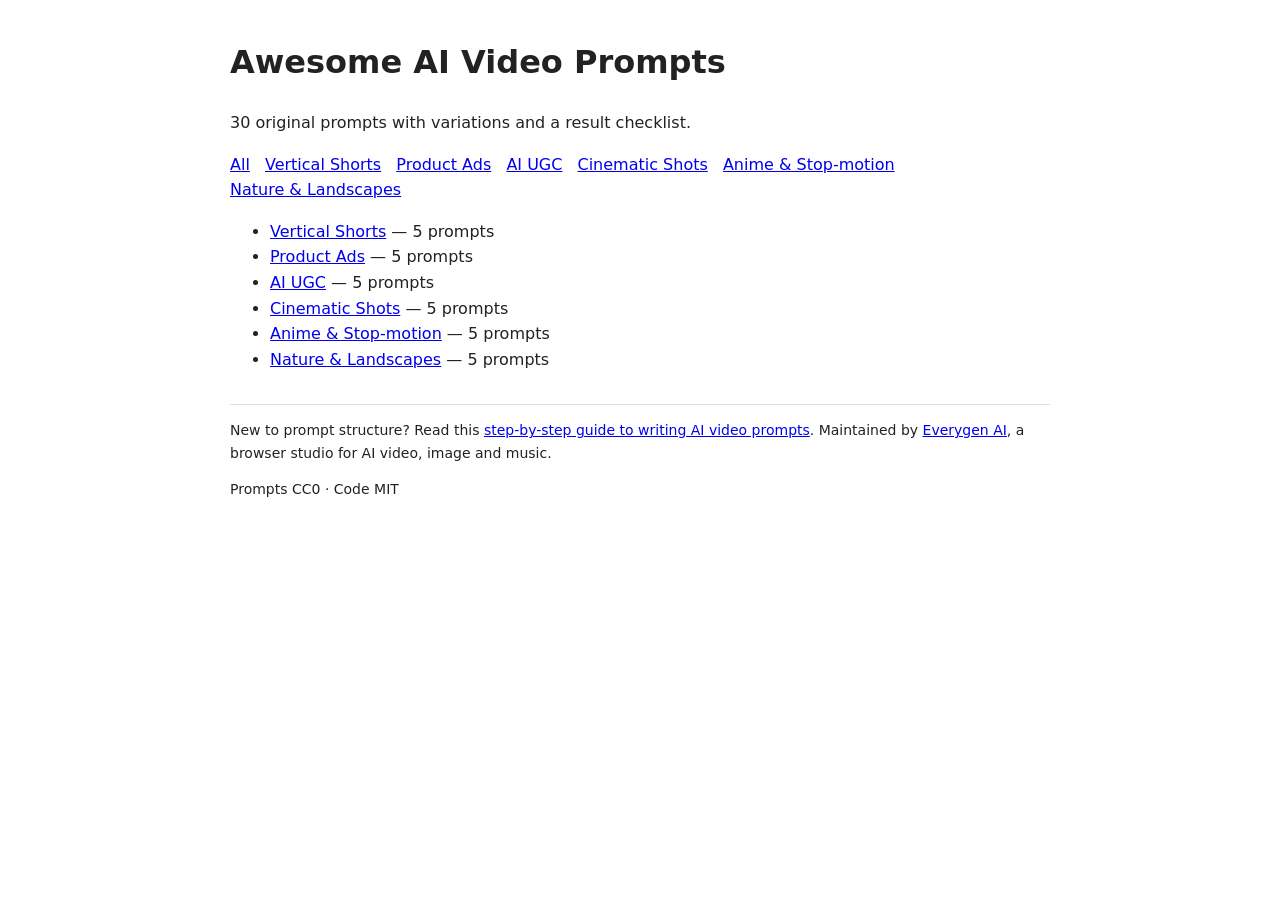
<file: site/index.html>
<!doctype html><html lang="en"><head><meta charset="utf-8"><meta name="viewport" content="width=device-width,initial-scale=1"><title>Awesome AI Video Prompts – 30 original prompts with result checks</title><meta name="description" content="Original, CC0 AI video prompts for shorts, product ads, UGC, cinematic shots, anime and landscapes, each with variations and a result checklist."><link rel="stylesheet" href="style.css"></head><body><main><h1>Awesome AI Video Prompts</h1><p>30 original prompts with variations and a result checklist.</p><nav><a href="index.html">All</a> <a href="vertical-shorts.html">Vertical Shorts</a> <a href="product-ads.html">Product Ads</a> <a href="ai-ugc.html">AI UGC</a> <a href="cinematic-shots.html">Cinematic Shots</a> <a href="anime-stopmotion.html">Anime &amp; Stop-motion</a> <a href="nature-landscapes.html">Nature &amp; Landscapes</a></nav><ul><li><a href="vertical-shorts.html">Vertical Shorts</a> — 5 prompts</li><li><a href="product-ads.html">Product Ads</a> — 5 prompts</li><li><a href="ai-ugc.html">AI UGC</a> — 5 prompts</li><li><a href="cinematic-shots.html">Cinematic Shots</a> — 5 prompts</li><li><a href="anime-stopmotion.html">Anime &amp; Stop-motion</a> — 5 prompts</li><li><a href="nature-landscapes.html">Nature &amp; Landscapes</a> — 5 prompts</li></ul><footer><p>New to prompt structure? Read this <a href="https://everygenai.io/guides/video-prompt-guide">step-by-step guide to writing AI video prompts</a>. Maintained by <a href="https://everygenai.io/">Everygen AI</a>, a browser studio for AI video, image and music.</p><p>Prompts CC0 · Code MIT</p></footer></main></body></html>
</file>
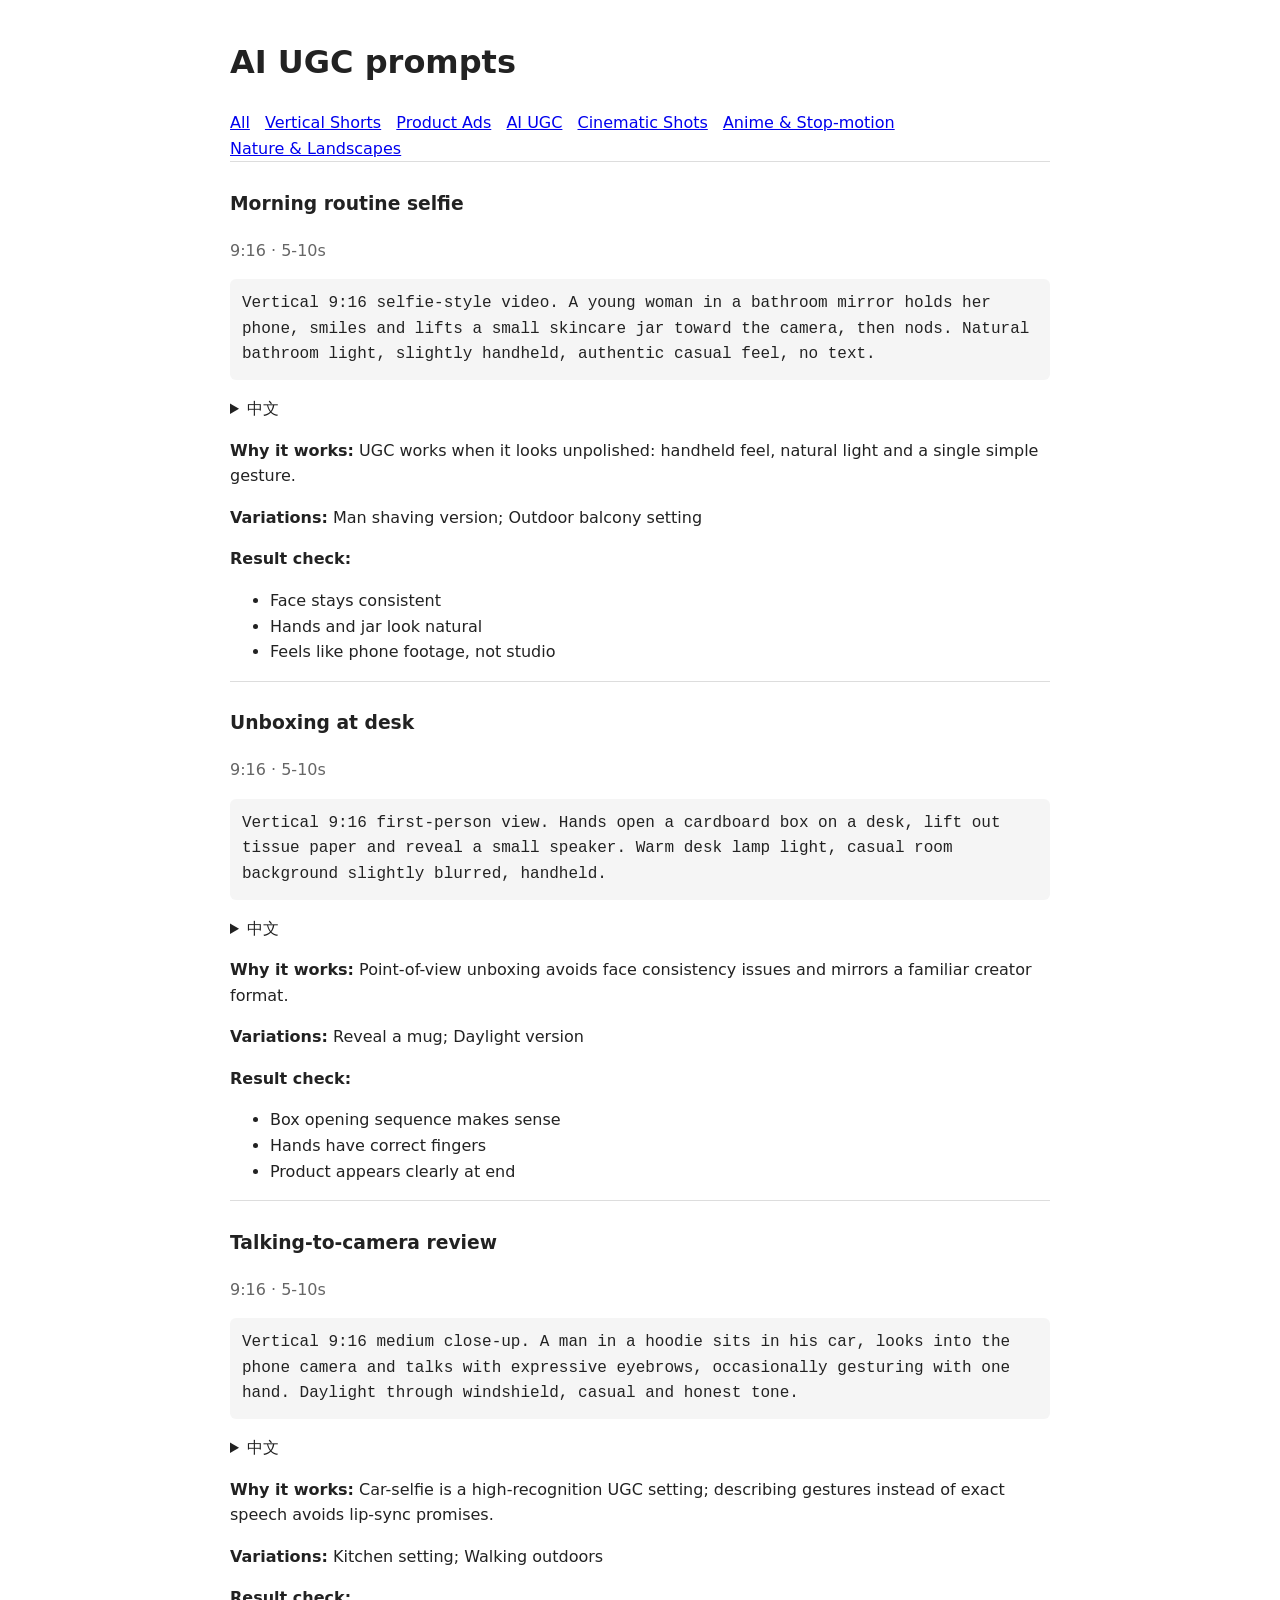
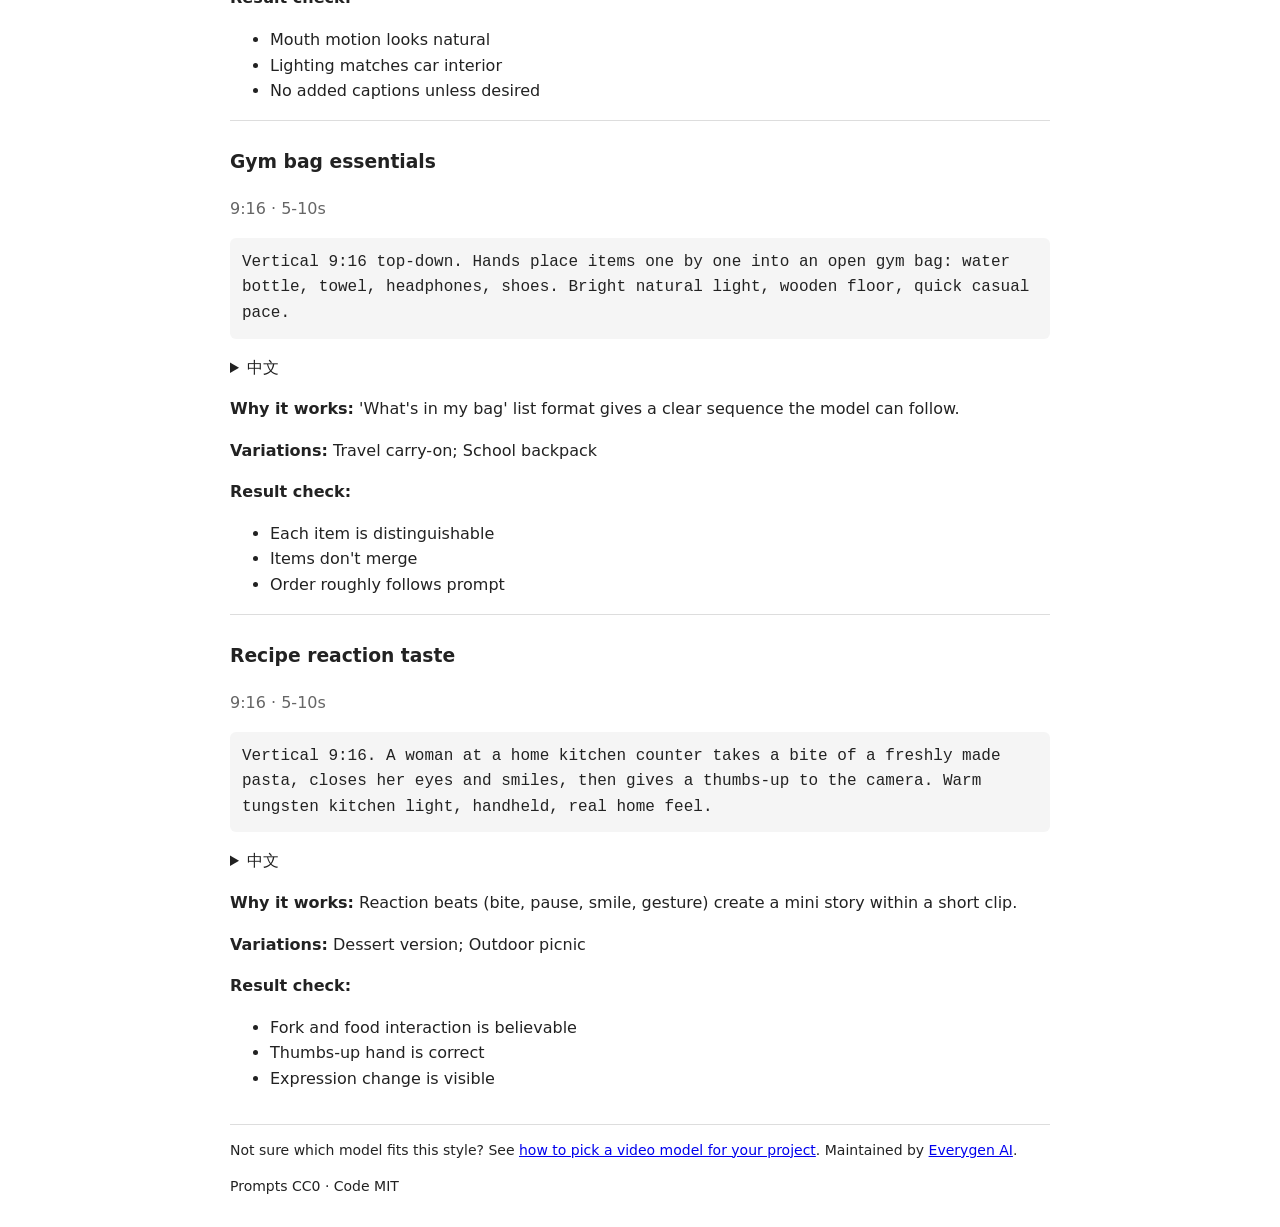
<file: site/ai-ugc.html>
<!doctype html><html lang="en"><head><meta charset="utf-8"><meta name="viewport" content="width=device-width,initial-scale=1"><title>AI UGC AI Video Prompts – Awesome AI Video Prompts</title><meta name="description" content="5 original ai ugc prompts for AI video models, with variations and result checks."><link rel="stylesheet" href="style.css"></head><body><main><h1>AI UGC prompts</h1><nav><a href="index.html">All</a> <a href="vertical-shorts.html">Vertical Shorts</a> <a href="product-ads.html">Product Ads</a> <a href="ai-ugc.html">AI UGC</a> <a href="cinematic-shots.html">Cinematic Shots</a> <a href="anime-stopmotion.html">Anime &amp; Stop-motion</a> <a href="nature-landscapes.html">Nature &amp; Landscapes</a></nav><article id="ai-ugc-01"><h3>Morning routine selfie</h3><p class="meta">9:16 · 5-10s</p><pre>Vertical 9:16 selfie-style video. A young woman in a bathroom mirror holds her phone, smiles and lifts a small skincare jar toward the camera, then nods. Natural bathroom light, slightly handheld, authentic casual feel, no text.</pre><details><summary>中文</summary><pre>竖屏 9:16 自拍风格。年轻女性在浴室镜前举着手机，微笑并把一小罐护肤品举向镜头，然后点头。自然的浴室光线，轻微手持晃动，真实随意的感觉，无文字。</pre></details><p><b>Why it works:</b> UGC works when it looks unpolished: handheld feel, natural light and a single simple gesture.</p><p><b>Variations:</b> Man shaving version; Outdoor balcony setting</p><p><b>Result check:</b></p><ul><li>Face stays consistent</li><li>Hands and jar look natural</li><li>Feels like phone footage, not studio</li></ul></article><article id="ai-ugc-02"><h3>Unboxing at desk</h3><p class="meta">9:16 · 5-10s</p><pre>Vertical 9:16 first-person view. Hands open a cardboard box on a desk, lift out tissue paper and reveal a small speaker. Warm desk lamp light, casual room background slightly blurred, handheld.</pre><details><summary>中文</summary><pre>竖屏 9:16 第一人称视角。双手在桌上打开纸箱，拿起包装纸，露出一个小音箱。温暖台灯光，随意的房间背景轻微虚化，手持拍摄。</pre></details><p><b>Why it works:</b> Point-of-view unboxing avoids face consistency issues and mirrors a familiar creator format.</p><p><b>Variations:</b> Reveal a mug; Daylight version</p><p><b>Result check:</b></p><ul><li>Box opening sequence makes sense</li><li>Hands have correct fingers</li><li>Product appears clearly at end</li></ul></article><article id="ai-ugc-03"><h3>Talking-to-camera review</h3><p class="meta">9:16 · 5-10s</p><pre>Vertical 9:16 medium close-up. A man in a hoodie sits in his car, looks into the phone camera and talks with expressive eyebrows, occasionally gesturing with one hand. Daylight through windshield, casual and honest tone.</pre><details><summary>中文</summary><pre>竖屏 9:16 中近景。穿连帽衫的男人坐在车里，看着手机镜头说话，眉毛表情丰富，偶尔用一只手比划。日光透过挡风玻璃，随意真诚的语气。</pre></details><p><b>Why it works:</b> Car-selfie is a high-recognition UGC setting; describing gestures instead of exact speech avoids lip-sync promises.</p><p><b>Variations:</b> Kitchen setting; Walking outdoors</p><p><b>Result check:</b></p><ul><li>Mouth motion looks natural</li><li>Lighting matches car interior</li><li>No added captions unless desired</li></ul></article><article id="ai-ugc-04"><h3>Gym bag essentials</h3><p class="meta">9:16 · 5-10s</p><pre>Vertical 9:16 top-down. Hands place items one by one into an open gym bag: water bottle, towel, headphones, shoes. Bright natural light, wooden floor, quick casual pace.</pre><details><summary>中文</summary><pre>竖屏 9:16 俯拍。双手把物品逐一放进打开的健身包：水瓶、毛巾、耳机、鞋子。明亮自然光，木地板，节奏轻快随意。</pre></details><p><b>Why it works:</b> 'What's in my bag' list format gives a clear sequence the model can follow.</p><p><b>Variations:</b> Travel carry-on; School backpack</p><p><b>Result check:</b></p><ul><li>Each item is distinguishable</li><li>Items don't merge</li><li>Order roughly follows prompt</li></ul></article><article id="ai-ugc-05"><h3>Recipe reaction taste</h3><p class="meta">9:16 · 5-10s</p><pre>Vertical 9:16. A woman at a home kitchen counter takes a bite of a freshly made pasta, closes her eyes and smiles, then gives a thumbs-up to the camera. Warm tungsten kitchen light, handheld, real home feel.</pre><details><summary>中文</summary><pre>竖屏 9:16。女性在家里厨房台面前尝一口刚做好的意面，闭眼微笑，然后对镜头竖起大拇指。温暖的钨丝灯厨房光，手持拍摄，真实居家感。</pre></details><p><b>Why it works:</b> Reaction beats (bite, pause, smile, gesture) create a mini story within a short clip.</p><p><b>Variations:</b> Dessert version; Outdoor picnic</p><p><b>Result check:</b></p><ul><li>Fork and food interaction is believable</li><li>Thumbs-up hand is correct</li><li>Expression change is visible</li></ul></article><footer><p>Not sure which model fits this style? See <a href="https://everygenai.io/guides/choose-a-model">how to pick a video model for your project</a>. Maintained by <a href="https://everygenai.io/">Everygen AI</a>.</p><p>Prompts CC0 · Code MIT</p></footer></main></body></html>
</file>
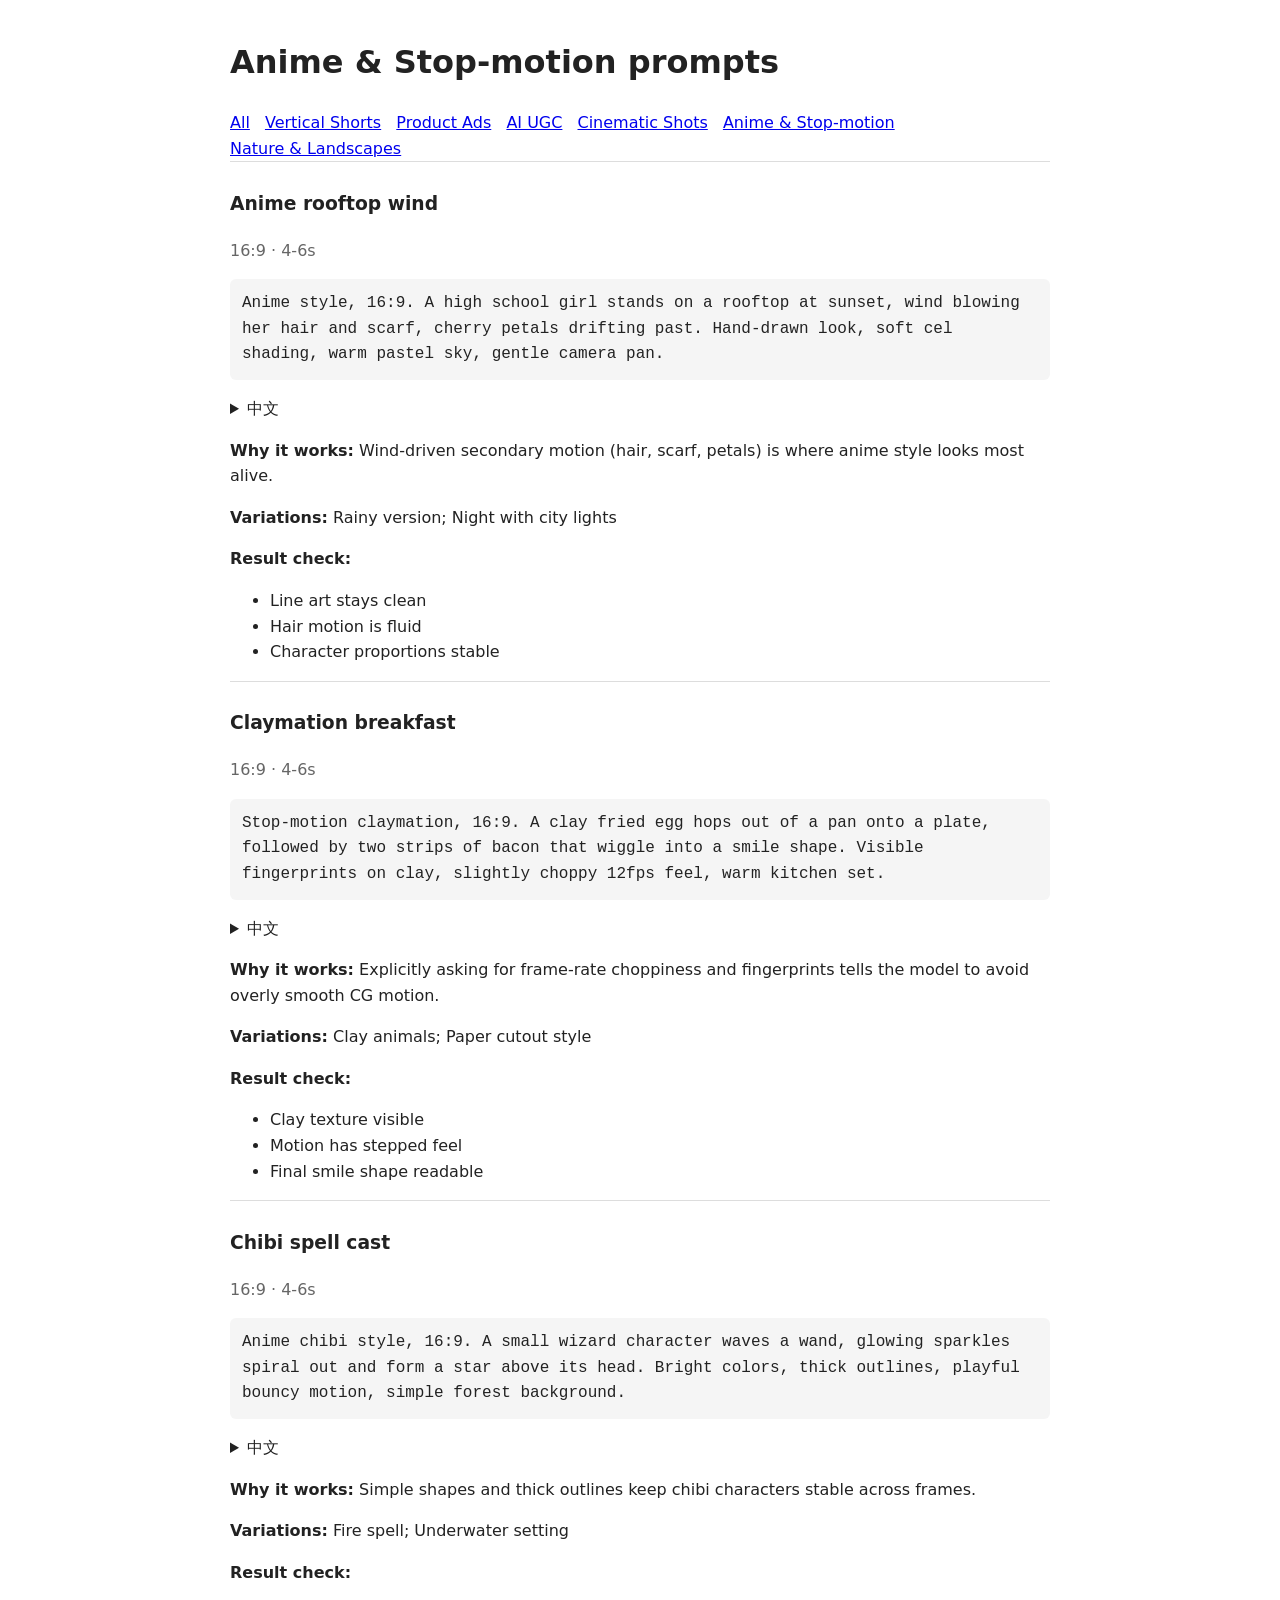
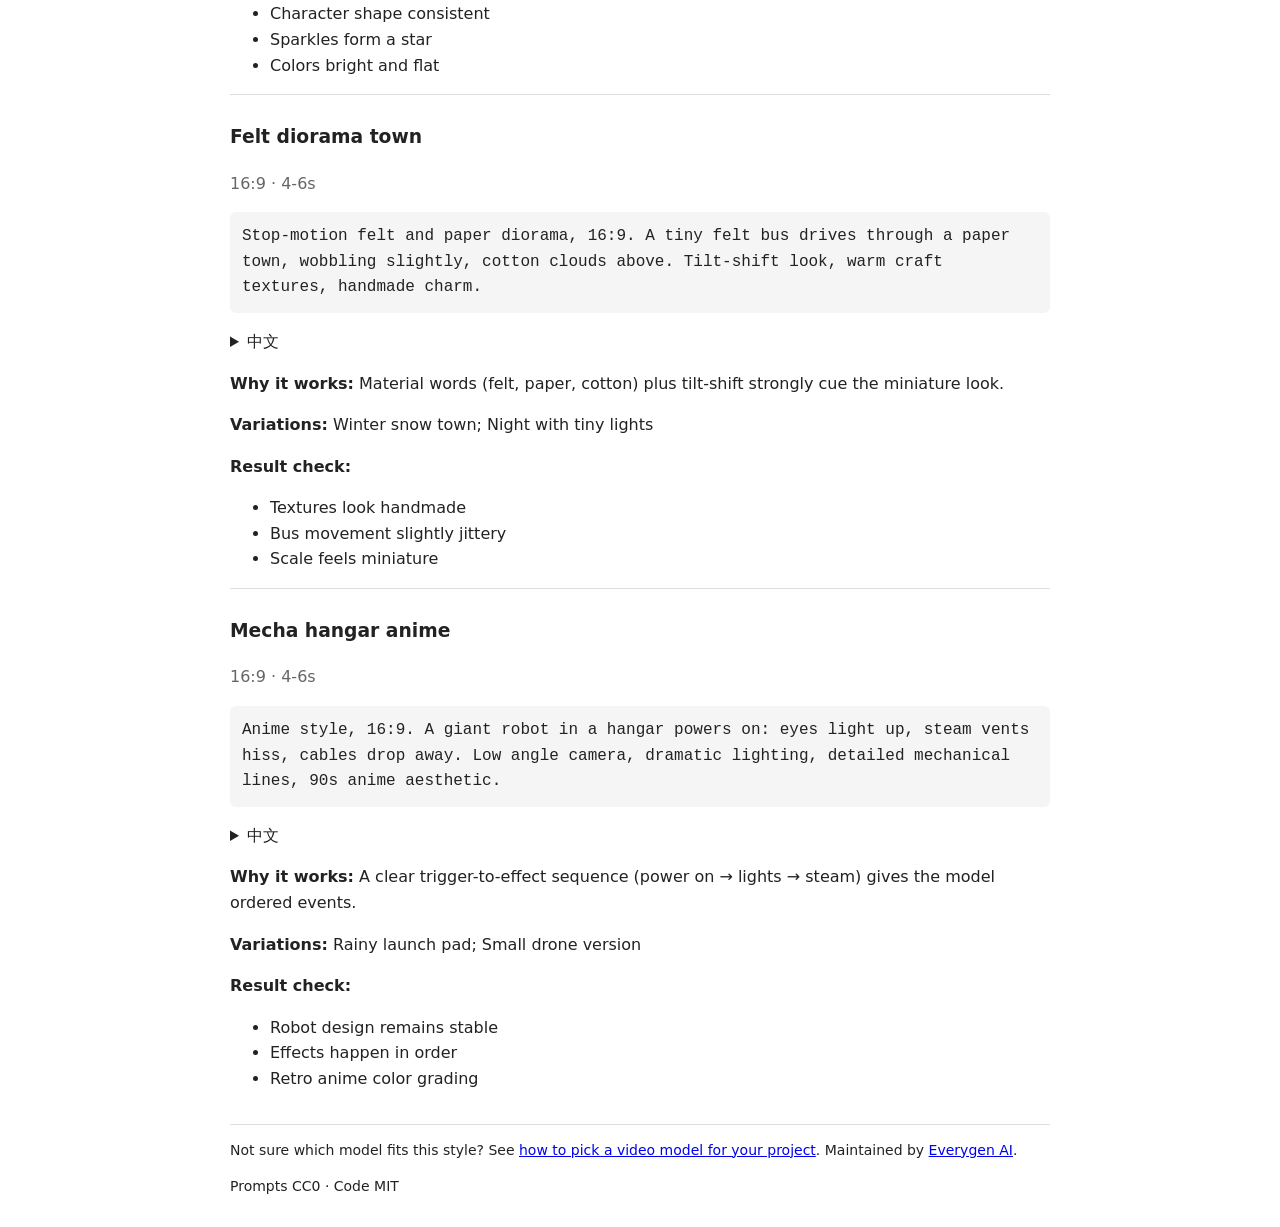
<file: site/anime-stopmotion.html>
<!doctype html><html lang="en"><head><meta charset="utf-8"><meta name="viewport" content="width=device-width,initial-scale=1"><title>Anime &amp; Stop-motion AI Video Prompts – Awesome AI Video Prompts</title><meta name="description" content="5 original anime &amp; stop-motion prompts for AI video models, with variations and result checks."><link rel="stylesheet" href="style.css"></head><body><main><h1>Anime &amp; Stop-motion prompts</h1><nav><a href="index.html">All</a> <a href="vertical-shorts.html">Vertical Shorts</a> <a href="product-ads.html">Product Ads</a> <a href="ai-ugc.html">AI UGC</a> <a href="cinematic-shots.html">Cinematic Shots</a> <a href="anime-stopmotion.html">Anime &amp; Stop-motion</a> <a href="nature-landscapes.html">Nature &amp; Landscapes</a></nav><article id="anime-stopmotion-01"><h3>Anime rooftop wind</h3><p class="meta">16:9 · 4-6s</p><pre>Anime style, 16:9. A high school girl stands on a rooftop at sunset, wind blowing her hair and scarf, cherry petals drifting past. Hand-drawn look, soft cel shading, warm pastel sky, gentle camera pan.</pre><details><summary>中文</summary><pre>日系动画风格，16:9。高中女生站在日落时的天台上，风吹动她的头发和围巾，樱花瓣飘过。手绘质感，柔和赛璐璐着色，暖色粉彩天空，镜头轻柔平移。</pre></details><p><b>Why it works:</b> Wind-driven secondary motion (hair, scarf, petals) is where anime style looks most alive.</p><p><b>Variations:</b> Rainy version; Night with city lights</p><p><b>Result check:</b></p><ul><li>Line art stays clean</li><li>Hair motion is fluid</li><li>Character proportions stable</li></ul></article><article id="anime-stopmotion-02"><h3>Claymation breakfast</h3><p class="meta">16:9 · 4-6s</p><pre>Stop-motion claymation, 16:9. A clay fried egg hops out of a pan onto a plate, followed by two strips of bacon that wiggle into a smile shape. Visible fingerprints on clay, slightly choppy 12fps feel, warm kitchen set.</pre><details><summary>中文</summary><pre>黏土定格动画，16:9。黏土荷包蛋从锅里跳到盘子上，两条培根扭动着排成笑脸。黏土上可见指纹，略带卡顿的 12fps 感，温暖的厨房布景。</pre></details><p><b>Why it works:</b> Explicitly asking for frame-rate choppiness and fingerprints tells the model to avoid overly smooth CG motion.</p><p><b>Variations:</b> Clay animals; Paper cutout style</p><p><b>Result check:</b></p><ul><li>Clay texture visible</li><li>Motion has stepped feel</li><li>Final smile shape readable</li></ul></article><article id="anime-stopmotion-03"><h3>Chibi spell cast</h3><p class="meta">16:9 · 4-6s</p><pre>Anime chibi style, 16:9. A small wizard character waves a wand, glowing sparkles spiral out and form a star above its head. Bright colors, thick outlines, playful bouncy motion, simple forest background.</pre><details><summary>中文</summary><pre>Q版动画风格，16:9。小巫师角色挥动魔杖，发光的星光螺旋飞出，在头顶形成一颗星星。明亮色彩，粗轮廓线，俏皮弹跳的动作，简单的森林背景。</pre></details><p><b>Why it works:</b> Simple shapes and thick outlines keep chibi characters stable across frames.</p><p><b>Variations:</b> Fire spell; Underwater setting</p><p><b>Result check:</b></p><ul><li>Character shape consistent</li><li>Sparkles form a star</li><li>Colors bright and flat</li></ul></article><article id="anime-stopmotion-04"><h3>Felt diorama town</h3><p class="meta">16:9 · 4-6s</p><pre>Stop-motion felt and paper diorama, 16:9. A tiny felt bus drives through a paper town, wobbling slightly, cotton clouds above. Tilt-shift look, warm craft textures, handmade charm.</pre><details><summary>中文</summary><pre>毛毡与纸艺定格微缩场景，16:9。一辆小小的毛毡巴士驶过纸做的小镇，轻微晃动，上方是棉花云。移轴效果，温暖手工质感，手作魅力。</pre></details><p><b>Why it works:</b> Material words (felt, paper, cotton) plus tilt-shift strongly cue the miniature look.</p><p><b>Variations:</b> Winter snow town; Night with tiny lights</p><p><b>Result check:</b></p><ul><li>Textures look handmade</li><li>Bus movement slightly jittery</li><li>Scale feels miniature</li></ul></article><article id="anime-stopmotion-05"><h3>Mecha hangar anime</h3><p class="meta">16:9 · 4-6s</p><pre>Anime style, 16:9. A giant robot in a hangar powers on: eyes light up, steam vents hiss, cables drop away. Low angle camera, dramatic lighting, detailed mechanical lines, 90s anime aesthetic.</pre><details><summary>中文</summary><pre>日系动画风格，16:9。机库里的巨型机器人启动：眼睛亮起，排气口喷出蒸汽，线缆脱落。低角度镜头，戏剧化光照，细致的机械线条，90 年代动画美学。</pre></details><p><b>Why it works:</b> A clear trigger-to-effect sequence (power on → lights → steam) gives the model ordered events.</p><p><b>Variations:</b> Rainy launch pad; Small drone version</p><p><b>Result check:</b></p><ul><li>Robot design remains stable</li><li>Effects happen in order</li><li>Retro anime color grading</li></ul></article><footer><p>Not sure which model fits this style? See <a href="https://everygenai.io/guides/choose-a-model">how to pick a video model for your project</a>. Maintained by <a href="https://everygenai.io/">Everygen AI</a>.</p><p>Prompts CC0 · Code MIT</p></footer></main></body></html>
</file>
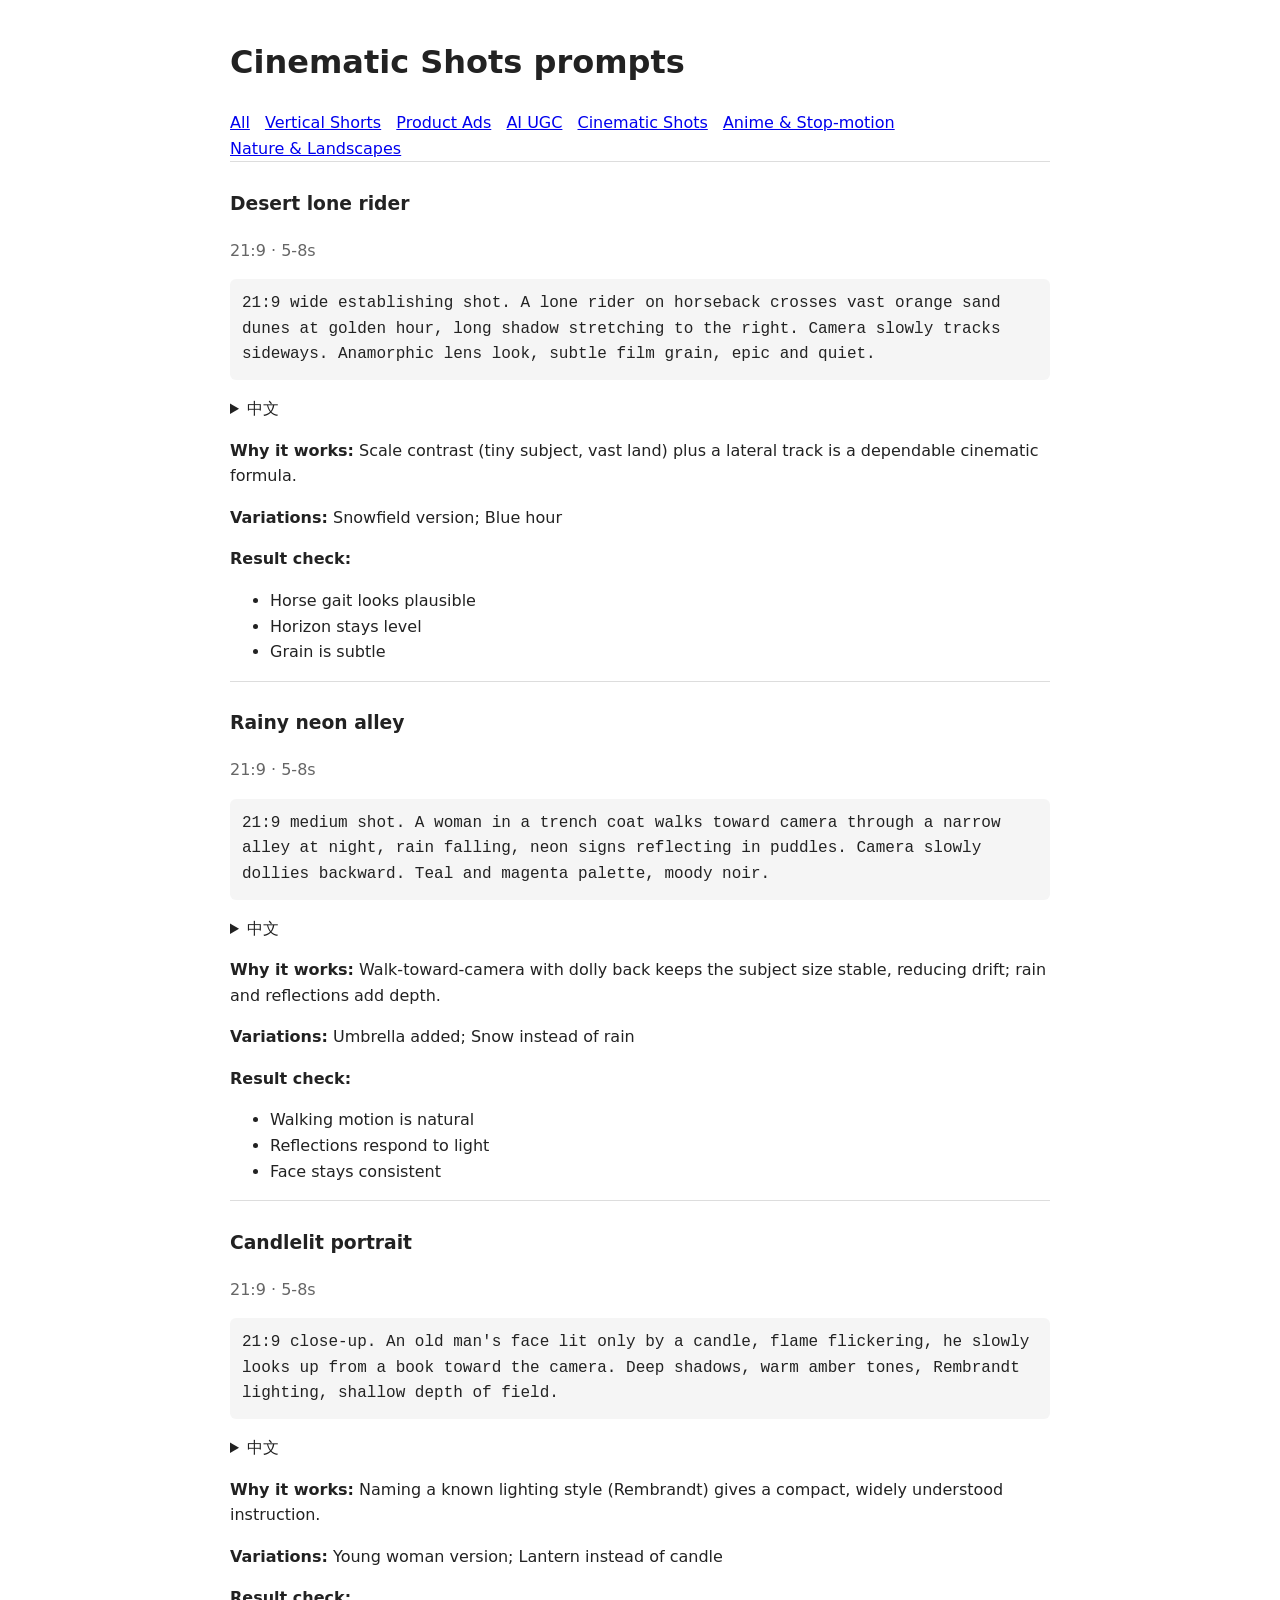
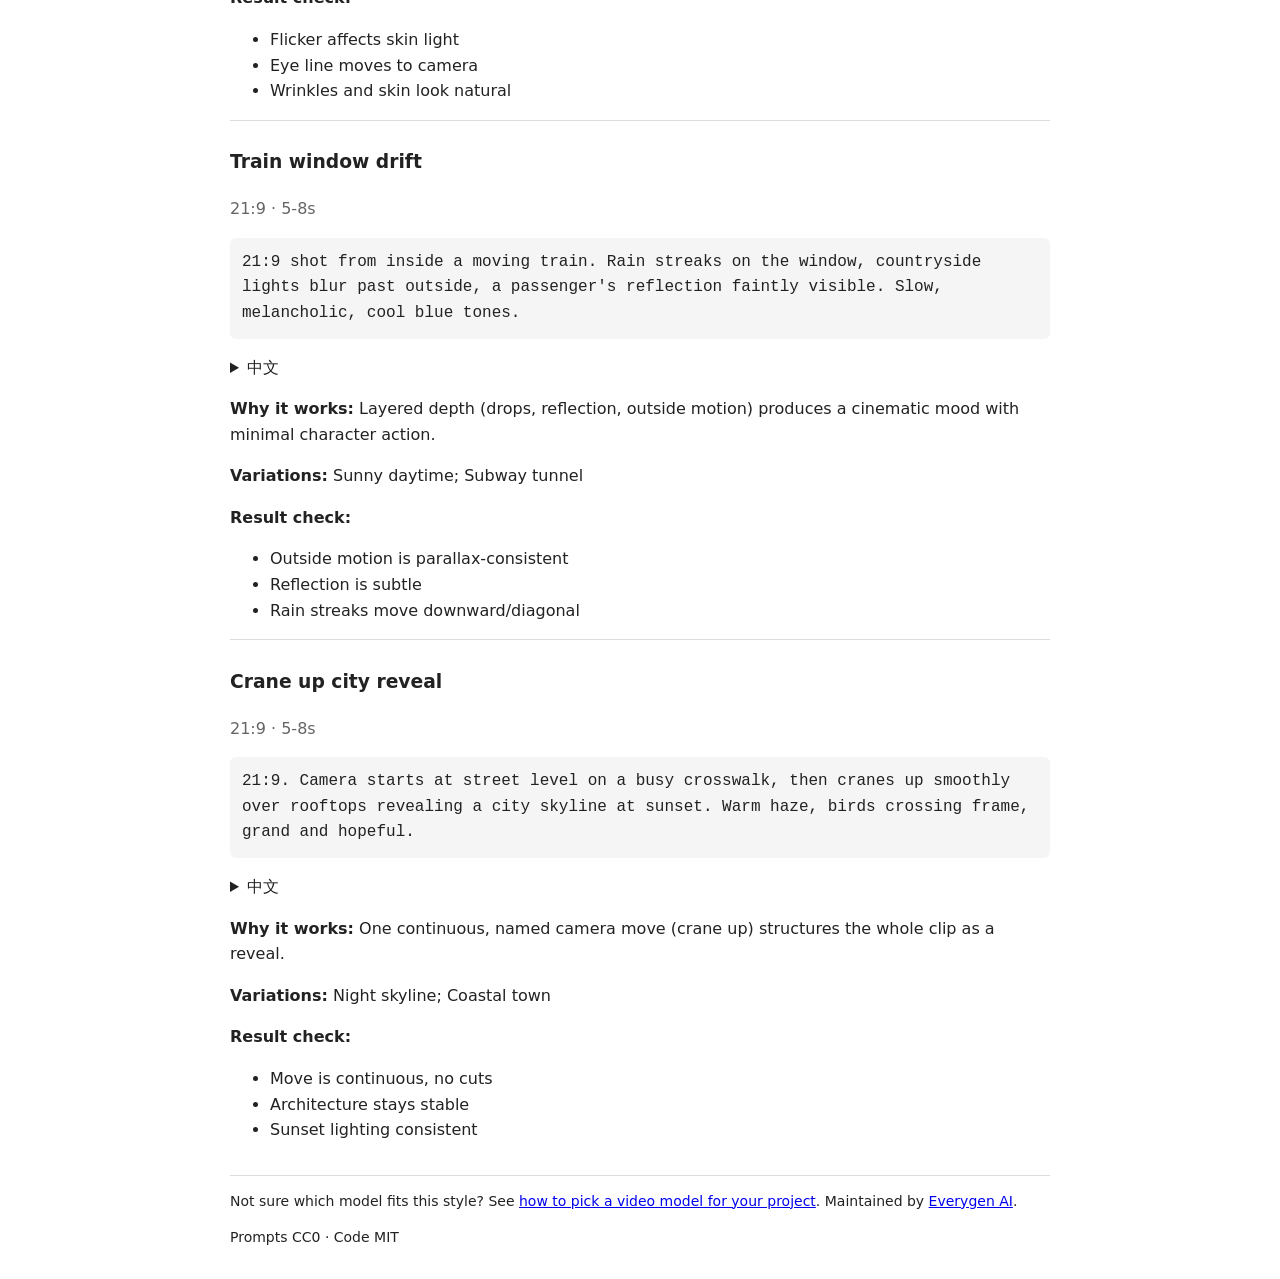
<file: site/cinematic-shots.html>
<!doctype html><html lang="en"><head><meta charset="utf-8"><meta name="viewport" content="width=device-width,initial-scale=1"><title>Cinematic Shots AI Video Prompts – Awesome AI Video Prompts</title><meta name="description" content="5 original cinematic shots prompts for AI video models, with variations and result checks."><link rel="stylesheet" href="style.css"></head><body><main><h1>Cinematic Shots prompts</h1><nav><a href="index.html">All</a> <a href="vertical-shorts.html">Vertical Shorts</a> <a href="product-ads.html">Product Ads</a> <a href="ai-ugc.html">AI UGC</a> <a href="cinematic-shots.html">Cinematic Shots</a> <a href="anime-stopmotion.html">Anime &amp; Stop-motion</a> <a href="nature-landscapes.html">Nature &amp; Landscapes</a></nav><article id="cinematic-shots-01"><h3>Desert lone rider</h3><p class="meta">21:9 · 5-8s</p><pre>21:9 wide establishing shot. A lone rider on horseback crosses vast orange sand dunes at golden hour, long shadow stretching to the right. Camera slowly tracks sideways. Anamorphic lens look, subtle film grain, epic and quiet.</pre><details><summary>中文</summary><pre>21:9 大全景建立镜头。孤独骑者在金色时刻穿越广阔的橙色沙丘，长长的影子向右延伸。镜头缓慢横移。变形宽银幕镜头质感，轻微胶片颗粒，壮阔而安静。</pre></details><p><b>Why it works:</b> Scale contrast (tiny subject, vast land) plus a lateral track is a dependable cinematic formula.</p><p><b>Variations:</b> Snowfield version; Blue hour</p><p><b>Result check:</b></p><ul><li>Horse gait looks plausible</li><li>Horizon stays level</li><li>Grain is subtle</li></ul></article><article id="cinematic-shots-02"><h3>Rainy neon alley</h3><p class="meta">21:9 · 5-8s</p><pre>21:9 medium shot. A woman in a trench coat walks toward camera through a narrow alley at night, rain falling, neon signs reflecting in puddles. Camera slowly dollies backward. Teal and magenta palette, moody noir.</pre><details><summary>中文</summary><pre>21:9 中景。穿风衣的女人在夜晚窄巷中朝镜头走来，雨水落下，霓虹招牌倒映在水洼里。镜头缓慢后移。青色与洋红色调，氛围感黑色电影。</pre></details><p><b>Why it works:</b> Walk-toward-camera with dolly back keeps the subject size stable, reducing drift; rain and reflections add depth.</p><p><b>Variations:</b> Umbrella added; Snow instead of rain</p><p><b>Result check:</b></p><ul><li>Walking motion is natural</li><li>Reflections respond to light</li><li>Face stays consistent</li></ul></article><article id="cinematic-shots-03"><h3>Candlelit portrait</h3><p class="meta">21:9 · 5-8s</p><pre>21:9 close-up. An old man's face lit only by a candle, flame flickering, he slowly looks up from a book toward the camera. Deep shadows, warm amber tones, Rembrandt lighting, shallow depth of field.</pre><details><summary>中文</summary><pre>21:9 特写。老人的脸只被烛光照亮，火焰摇曳，他从书上缓缓抬头看向镜头。深沉阴影，暖琥珀色调，伦勃朗光，浅景深。</pre></details><p><b>Why it works:</b> Naming a known lighting style (Rembrandt) gives a compact, widely understood instruction.</p><p><b>Variations:</b> Young woman version; Lantern instead of candle</p><p><b>Result check:</b></p><ul><li>Flicker affects skin light</li><li>Eye line moves to camera</li><li>Wrinkles and skin look natural</li></ul></article><article id="cinematic-shots-04"><h3>Train window drift</h3><p class="meta">21:9 · 5-8s</p><pre>21:9 shot from inside a moving train. Rain streaks on the window, countryside lights blur past outside, a passenger's reflection faintly visible. Slow, melancholic, cool blue tones.</pre><details><summary>中文</summary><pre>21:9 从行驶中的火车内拍摄。雨丝划过车窗，窗外乡村灯光模糊掠过，乘客的倒影隐约可见。缓慢、忧郁、冷蓝色调。</pre></details><p><b>Why it works:</b> Layered depth (drops, reflection, outside motion) produces a cinematic mood with minimal character action.</p><p><b>Variations:</b> Sunny daytime; Subway tunnel</p><p><b>Result check:</b></p><ul><li>Outside motion is parallax-consistent</li><li>Reflection is subtle</li><li>Rain streaks move downward/diagonal</li></ul></article><article id="cinematic-shots-05"><h3>Crane up city reveal</h3><p class="meta">21:9 · 5-8s</p><pre>21:9. Camera starts at street level on a busy crosswalk, then cranes up smoothly over rooftops revealing a city skyline at sunset. Warm haze, birds crossing frame, grand and hopeful.</pre><details><summary>中文</summary><pre>21:9。镜头从繁忙斑马线的街面开始，平稳升起越过屋顶，展现日落时的城市天际线。温暖薄雾，鸟群掠过画面，宏大而充满希望。</pre></details><p><b>Why it works:</b> One continuous, named camera move (crane up) structures the whole clip as a reveal.</p><p><b>Variations:</b> Night skyline; Coastal town</p><p><b>Result check:</b></p><ul><li>Move is continuous, no cuts</li><li>Architecture stays stable</li><li>Sunset lighting consistent</li></ul></article><footer><p>Not sure which model fits this style? See <a href="https://everygenai.io/guides/choose-a-model">how to pick a video model for your project</a>. Maintained by <a href="https://everygenai.io/">Everygen AI</a>.</p><p>Prompts CC0 · Code MIT</p></footer></main></body></html>
</file>
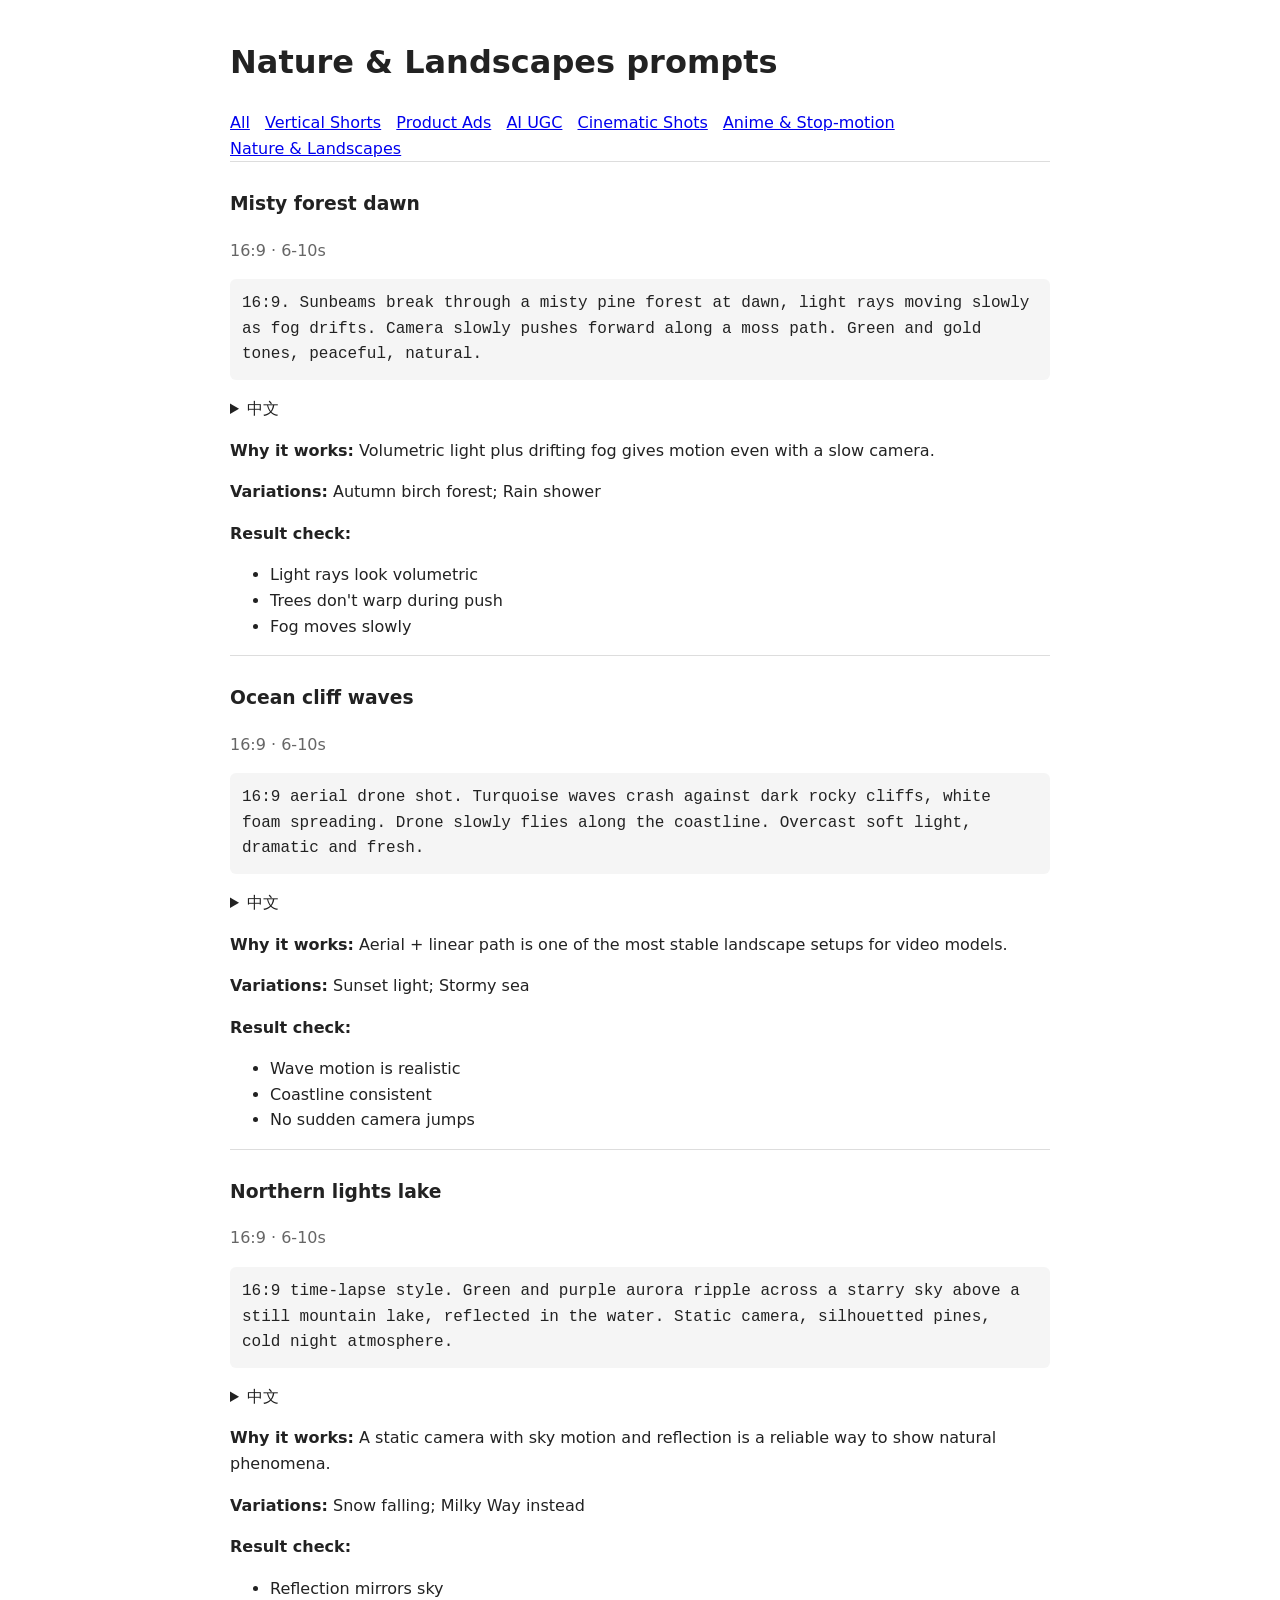
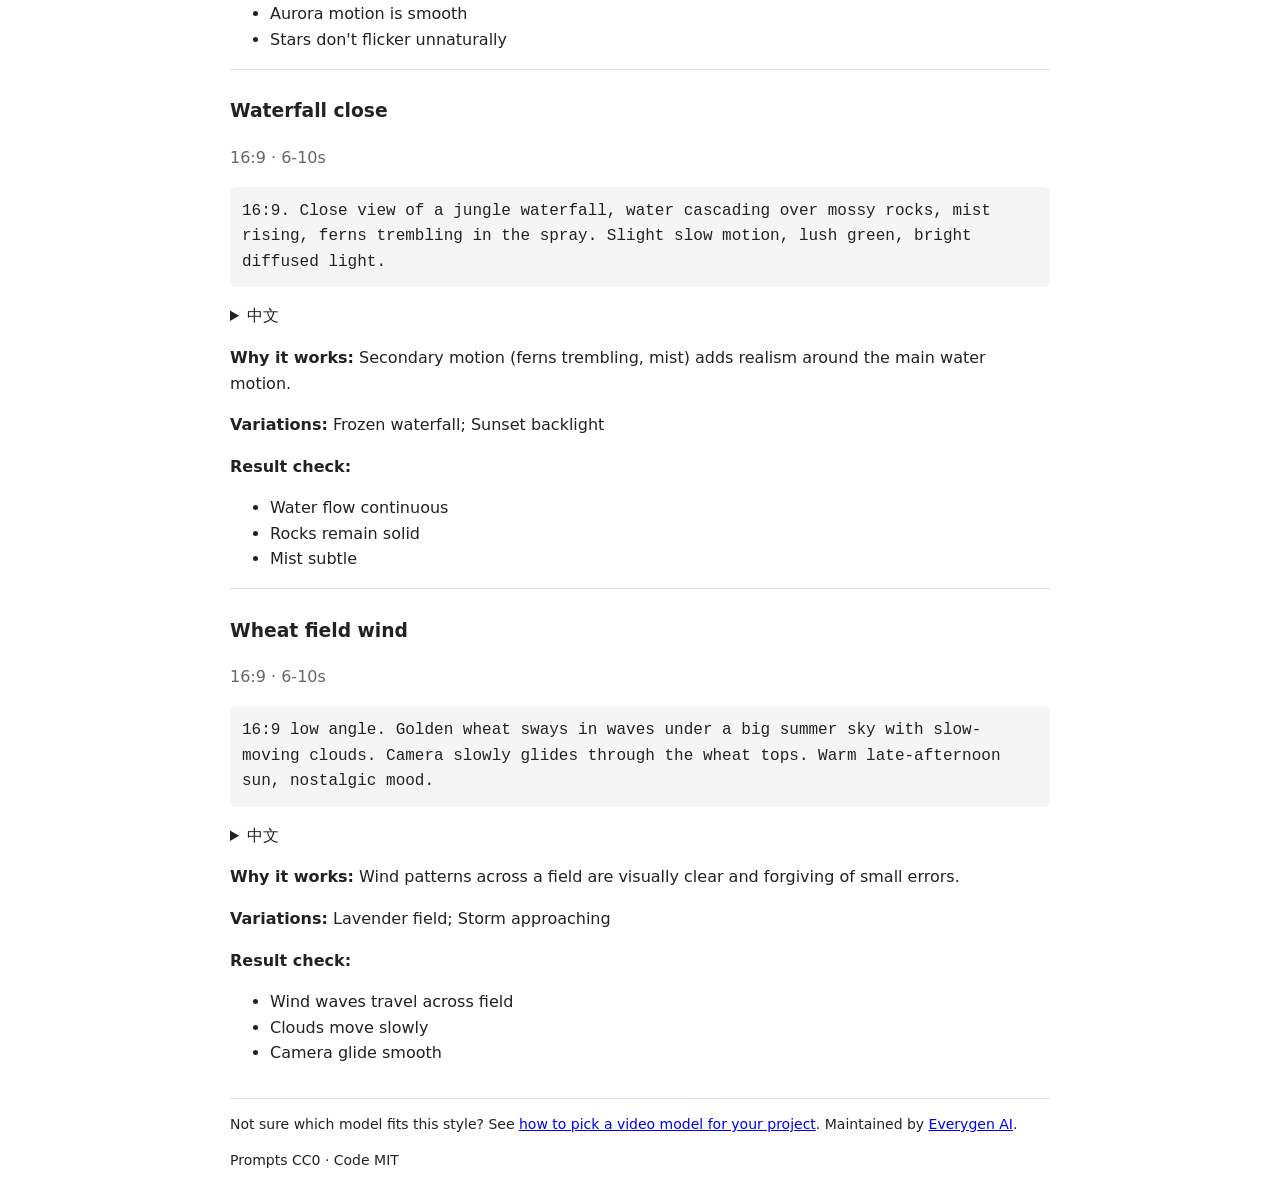
<file: site/nature-landscapes.html>
<!doctype html><html lang="en"><head><meta charset="utf-8"><meta name="viewport" content="width=device-width,initial-scale=1"><title>Nature &amp; Landscapes AI Video Prompts – Awesome AI Video Prompts</title><meta name="description" content="5 original nature &amp; landscapes prompts for AI video models, with variations and result checks."><link rel="stylesheet" href="style.css"></head><body><main><h1>Nature &amp; Landscapes prompts</h1><nav><a href="index.html">All</a> <a href="vertical-shorts.html">Vertical Shorts</a> <a href="product-ads.html">Product Ads</a> <a href="ai-ugc.html">AI UGC</a> <a href="cinematic-shots.html">Cinematic Shots</a> <a href="anime-stopmotion.html">Anime &amp; Stop-motion</a> <a href="nature-landscapes.html">Nature &amp; Landscapes</a></nav><article id="nature-landscapes-01"><h3>Misty forest dawn</h3><p class="meta">16:9 · 6-10s</p><pre>16:9. Sunbeams break through a misty pine forest at dawn, light rays moving slowly as fog drifts. Camera slowly pushes forward along a moss path. Green and gold tones, peaceful, natural.</pre><details><summary>中文</summary><pre>16:9。黎明时阳光穿透薄雾笼罩的松林，雾气飘动，光束缓慢移动。镜头沿着苔藓小路缓慢前推。绿色与金色调，宁静自然。</pre></details><p><b>Why it works:</b> Volumetric light plus drifting fog gives motion even with a slow camera.</p><p><b>Variations:</b> Autumn birch forest; Rain shower</p><p><b>Result check:</b></p><ul><li>Light rays look volumetric</li><li>Trees don't warp during push</li><li>Fog moves slowly</li></ul></article><article id="nature-landscapes-02"><h3>Ocean cliff waves</h3><p class="meta">16:9 · 6-10s</p><pre>16:9 aerial drone shot. Turquoise waves crash against dark rocky cliffs, white foam spreading. Drone slowly flies along the coastline. Overcast soft light, dramatic and fresh.</pre><details><summary>中文</summary><pre>16:9 无人机航拍。碧绿海浪拍打黑色岩石悬崖，白色泡沫散开。无人机沿海岸线缓慢飞行。阴天柔光，壮观而清新。</pre></details><p><b>Why it works:</b> Aerial + linear path is one of the most stable landscape setups for video models.</p><p><b>Variations:</b> Sunset light; Stormy sea</p><p><b>Result check:</b></p><ul><li>Wave motion is realistic</li><li>Coastline consistent</li><li>No sudden camera jumps</li></ul></article><article id="nature-landscapes-03"><h3>Northern lights lake</h3><p class="meta">16:9 · 6-10s</p><pre>16:9 time-lapse style. Green and purple aurora ripple across a starry sky above a still mountain lake, reflected in the water. Static camera, silhouetted pines, cold night atmosphere.</pre><details><summary>中文</summary><pre>16:9 延时摄影风格。绿色和紫色极光在星空中波动，倒映在平静的高山湖面上。固定机位，松树剪影，寒冷夜晚的氛围。</pre></details><p><b>Why it works:</b> A static camera with sky motion and reflection is a reliable way to show natural phenomena.</p><p><b>Variations:</b> Snow falling; Milky Way instead</p><p><b>Result check:</b></p><ul><li>Reflection mirrors sky</li><li>Aurora motion is smooth</li><li>Stars don't flicker unnaturally</li></ul></article><article id="nature-landscapes-04"><h3>Waterfall close</h3><p class="meta">16:9 · 6-10s</p><pre>16:9. Close view of a jungle waterfall, water cascading over mossy rocks, mist rising, ferns trembling in the spray. Slight slow motion, lush green, bright diffused light.</pre><details><summary>中文</summary><pre>16:9。丛林瀑布近景，水流从长满苔藓的岩石上倾泻，雾气升腾，蕨类在水雾中颤动。轻微慢动作，郁郁葱葱的绿色，明亮漫射光。</pre></details><p><b>Why it works:</b> Secondary motion (ferns trembling, mist) adds realism around the main water motion.</p><p><b>Variations:</b> Frozen waterfall; Sunset backlight</p><p><b>Result check:</b></p><ul><li>Water flow continuous</li><li>Rocks remain solid</li><li>Mist subtle</li></ul></article><article id="nature-landscapes-05"><h3>Wheat field wind</h3><p class="meta">16:9 · 6-10s</p><pre>16:9 low angle. Golden wheat sways in waves under a big summer sky with slow-moving clouds. Camera slowly glides through the wheat tops. Warm late-afternoon sun, nostalgic mood.</pre><details><summary>中文</summary><pre>16:9 低角度。金色麦浪在夏日大天空下摇曳，云朵缓慢移动。镜头缓缓滑过麦穗顶端。温暖的午后阳光，怀旧氛围。</pre></details><p><b>Why it works:</b> Wind patterns across a field are visually clear and forgiving of small errors.</p><p><b>Variations:</b> Lavender field; Storm approaching</p><p><b>Result check:</b></p><ul><li>Wind waves travel across field</li><li>Clouds move slowly</li><li>Camera glide smooth</li></ul></article><footer><p>Not sure which model fits this style? See <a href="https://everygenai.io/guides/choose-a-model">how to pick a video model for your project</a>. Maintained by <a href="https://everygenai.io/">Everygen AI</a>.</p><p>Prompts CC0 · Code MIT</p></footer></main></body></html>
</file>
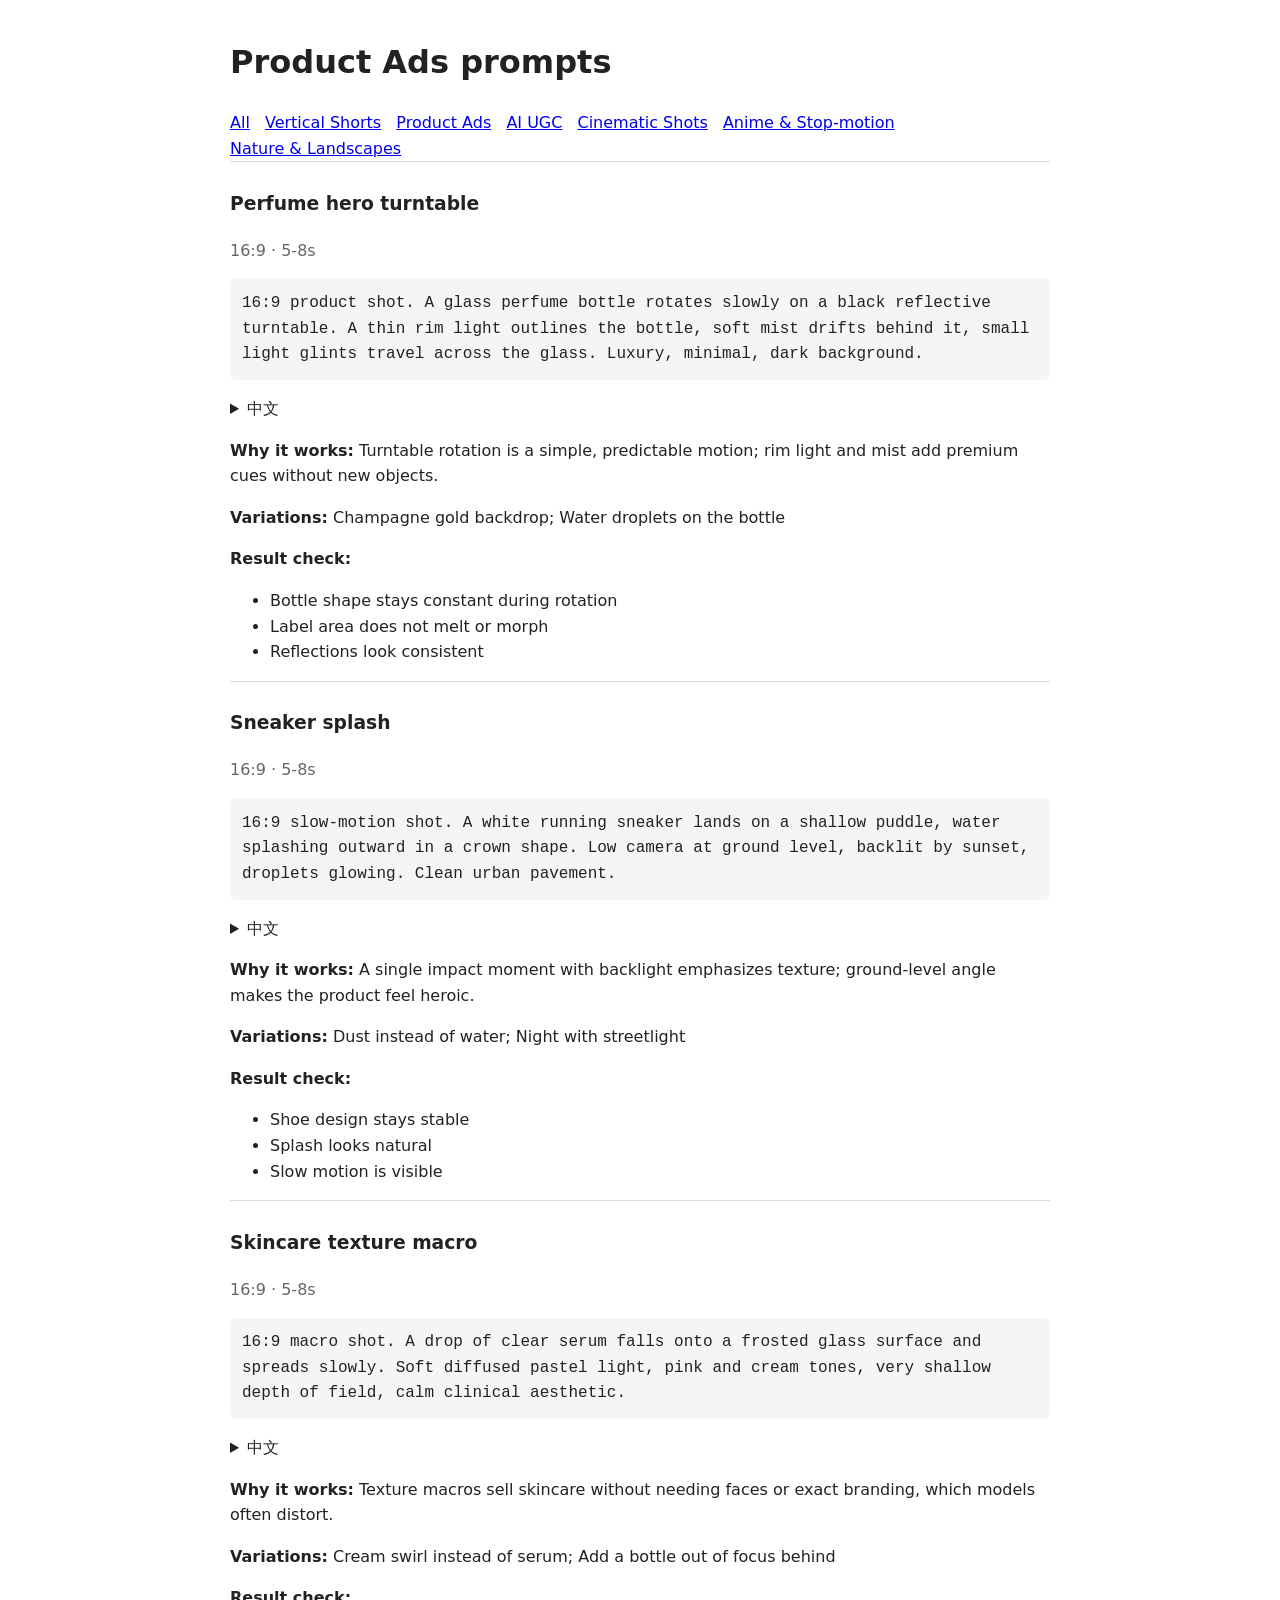
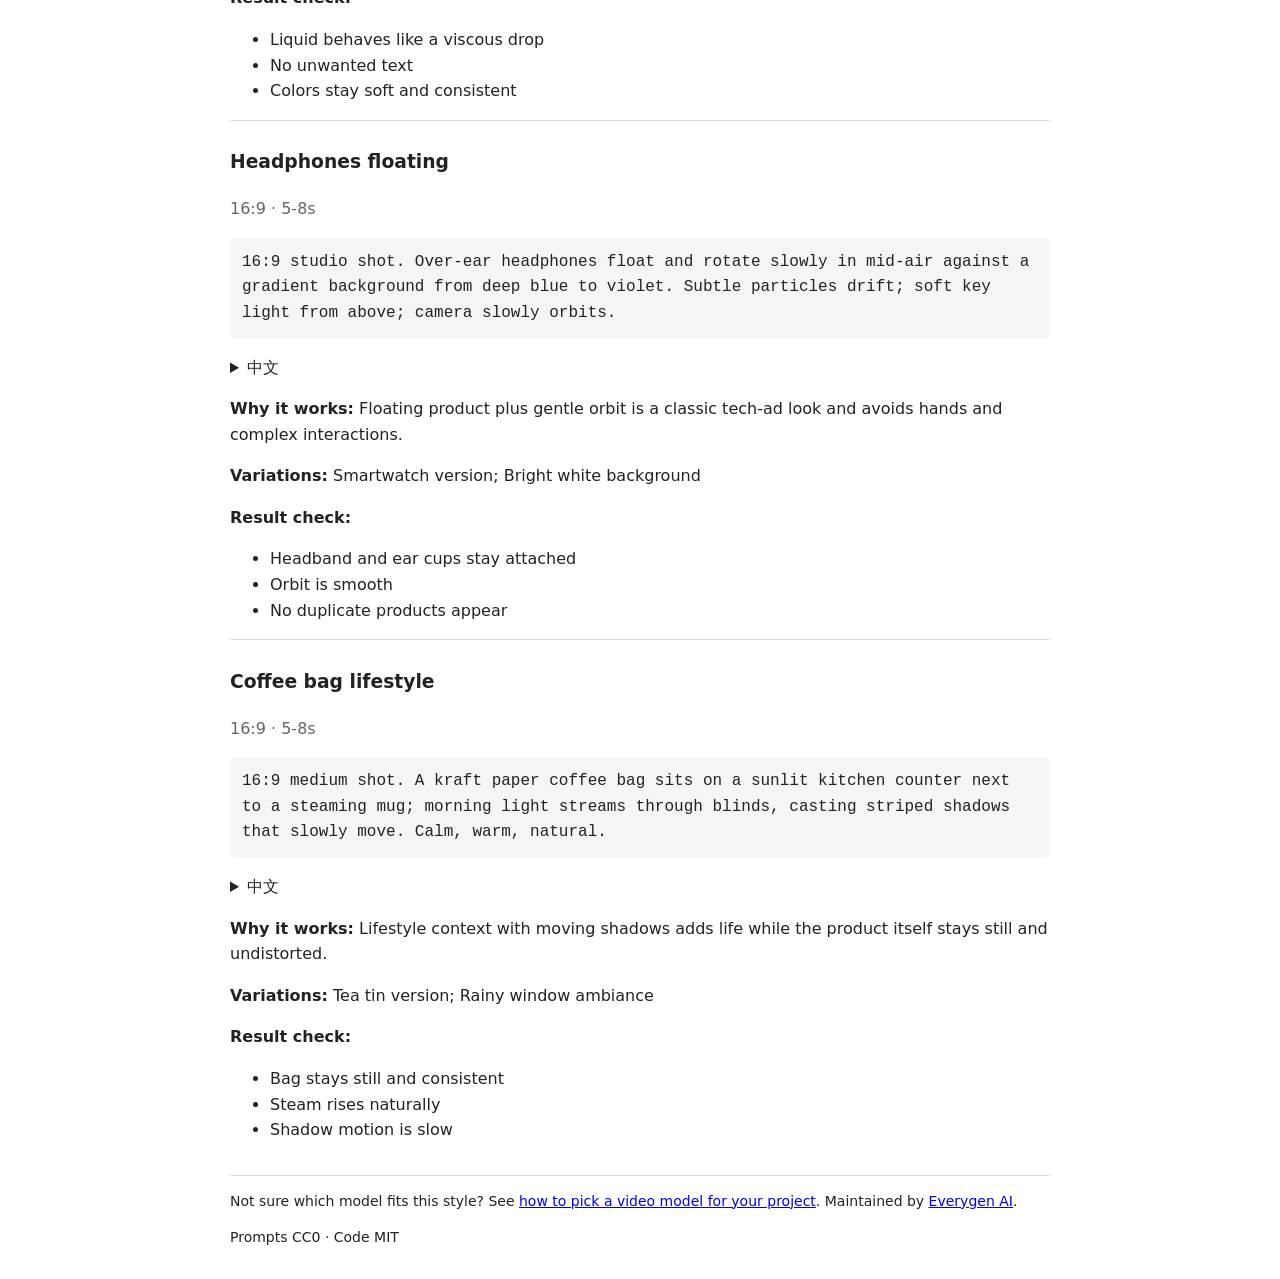
<file: site/product-ads.html>
<!doctype html><html lang="en"><head><meta charset="utf-8"><meta name="viewport" content="width=device-width,initial-scale=1"><title>Product Ads AI Video Prompts – Awesome AI Video Prompts</title><meta name="description" content="5 original product ads prompts for AI video models, with variations and result checks."><link rel="stylesheet" href="style.css"></head><body><main><h1>Product Ads prompts</h1><nav><a href="index.html">All</a> <a href="vertical-shorts.html">Vertical Shorts</a> <a href="product-ads.html">Product Ads</a> <a href="ai-ugc.html">AI UGC</a> <a href="cinematic-shots.html">Cinematic Shots</a> <a href="anime-stopmotion.html">Anime &amp; Stop-motion</a> <a href="nature-landscapes.html">Nature &amp; Landscapes</a></nav><article id="product-ads-01"><h3>Perfume hero turntable</h3><p class="meta">16:9 · 5-8s</p><pre>16:9 product shot. A glass perfume bottle rotates slowly on a black reflective turntable. A thin rim light outlines the bottle, soft mist drifts behind it, small light glints travel across the glass. Luxury, minimal, dark background.</pre><details><summary>中文</summary><pre>16:9 产品镜头。玻璃香水瓶在黑色反光转台上缓慢旋转。细轮廓光勾勒瓶身，后方飘着薄雾，光点在玻璃上流动。奢华、极简、深色背景。</pre></details><p><b>Why it works:</b> Turntable rotation is a simple, predictable motion; rim light and mist add premium cues without new objects.</p><p><b>Variations:</b> Champagne gold backdrop; Water droplets on the bottle</p><p><b>Result check:</b></p><ul><li>Bottle shape stays constant during rotation</li><li>Label area does not melt or morph</li><li>Reflections look consistent</li></ul></article><article id="product-ads-02"><h3>Sneaker splash</h3><p class="meta">16:9 · 5-8s</p><pre>16:9 slow-motion shot. A white running sneaker lands on a shallow puddle, water splashing outward in a crown shape. Low camera at ground level, backlit by sunset, droplets glowing. Clean urban pavement.</pre><details><summary>中文</summary><pre>16:9 慢动作。一只白色跑鞋落在浅水洼上，水花呈皇冠状向外溅开。机位贴地，日落逆光，水滴发光。干净的城市路面。</pre></details><p><b>Why it works:</b> A single impact moment with backlight emphasizes texture; ground-level angle makes the product feel heroic.</p><p><b>Variations:</b> Dust instead of water; Night with streetlight</p><p><b>Result check:</b></p><ul><li>Shoe design stays stable</li><li>Splash looks natural</li><li>Slow motion is visible</li></ul></article><article id="product-ads-03"><h3>Skincare texture macro</h3><p class="meta">16:9 · 5-8s</p><pre>16:9 macro shot. A drop of clear serum falls onto a frosted glass surface and spreads slowly. Soft diffused pastel light, pink and cream tones, very shallow depth of field, calm clinical aesthetic.</pre><details><summary>中文</summary><pre>16:9 微距。一滴透明精华液落在磨砂玻璃上并缓慢铺开。柔和漫射的粉彩光，粉色与奶油色调，极浅景深，安静干净的质感。</pre></details><p><b>Why it works:</b> Texture macros sell skincare without needing faces or exact branding, which models often distort.</p><p><b>Variations:</b> Cream swirl instead of serum; Add a bottle out of focus behind</p><p><b>Result check:</b></p><ul><li>Liquid behaves like a viscous drop</li><li>No unwanted text</li><li>Colors stay soft and consistent</li></ul></article><article id="product-ads-04"><h3>Headphones floating</h3><p class="meta">16:9 · 5-8s</p><pre>16:9 studio shot. Over-ear headphones float and rotate slowly in mid-air against a gradient background from deep blue to violet. Subtle particles drift; soft key light from above; camera slowly orbits.</pre><details><summary>中文</summary><pre>16:9 摄影棚镜头。头戴式耳机悬浮在空中缓慢旋转，背景从深蓝渐变到紫色。微粒轻轻漂浮，上方柔和主光，镜头缓慢环绕。</pre></details><p><b>Why it works:</b> Floating product plus gentle orbit is a classic tech-ad look and avoids hands and complex interactions.</p><p><b>Variations:</b> Smartwatch version; Bright white background</p><p><b>Result check:</b></p><ul><li>Headband and ear cups stay attached</li><li>Orbit is smooth</li><li>No duplicate products appear</li></ul></article><article id="product-ads-05"><h3>Coffee bag lifestyle</h3><p class="meta">16:9 · 5-8s</p><pre>16:9 medium shot. A kraft paper coffee bag sits on a sunlit kitchen counter next to a steaming mug; morning light streams through blinds, casting striped shadows that slowly move. Calm, warm, natural.</pre><details><summary>中文</summary><pre>16:9 中景。牛皮纸咖啡袋放在洒满阳光的厨房台面上，旁边是一杯冒热气的咖啡；晨光穿过百叶窗投下条纹阴影并缓慢移动。安静、温暖、自然。</pre></details><p><b>Why it works:</b> Lifestyle context with moving shadows adds life while the product itself stays still and undistorted.</p><p><b>Variations:</b> Tea tin version; Rainy window ambiance</p><p><b>Result check:</b></p><ul><li>Bag stays still and consistent</li><li>Steam rises naturally</li><li>Shadow motion is slow</li></ul></article><footer><p>Not sure which model fits this style? See <a href="https://everygenai.io/guides/choose-a-model">how to pick a video model for your project</a>. Maintained by <a href="https://everygenai.io/">Everygen AI</a>.</p><p>Prompts CC0 · Code MIT</p></footer></main></body></html>
</file>
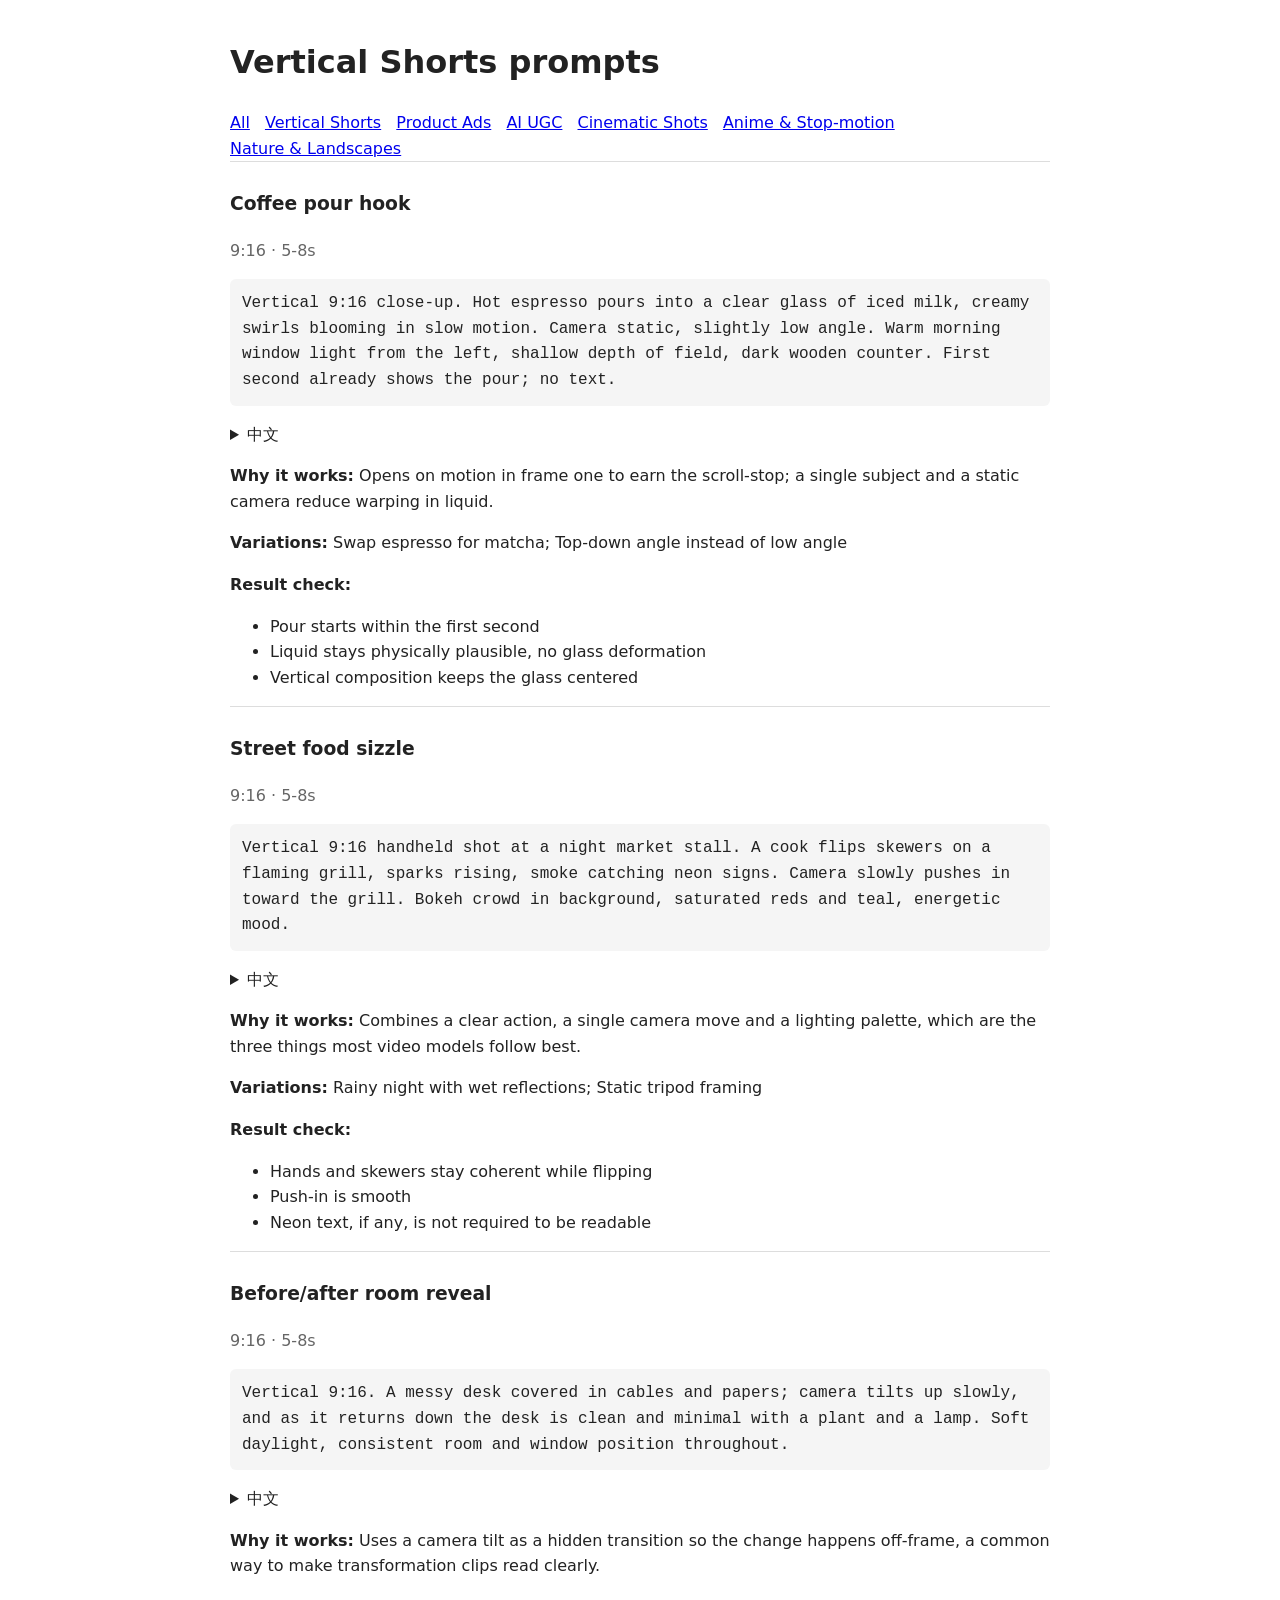
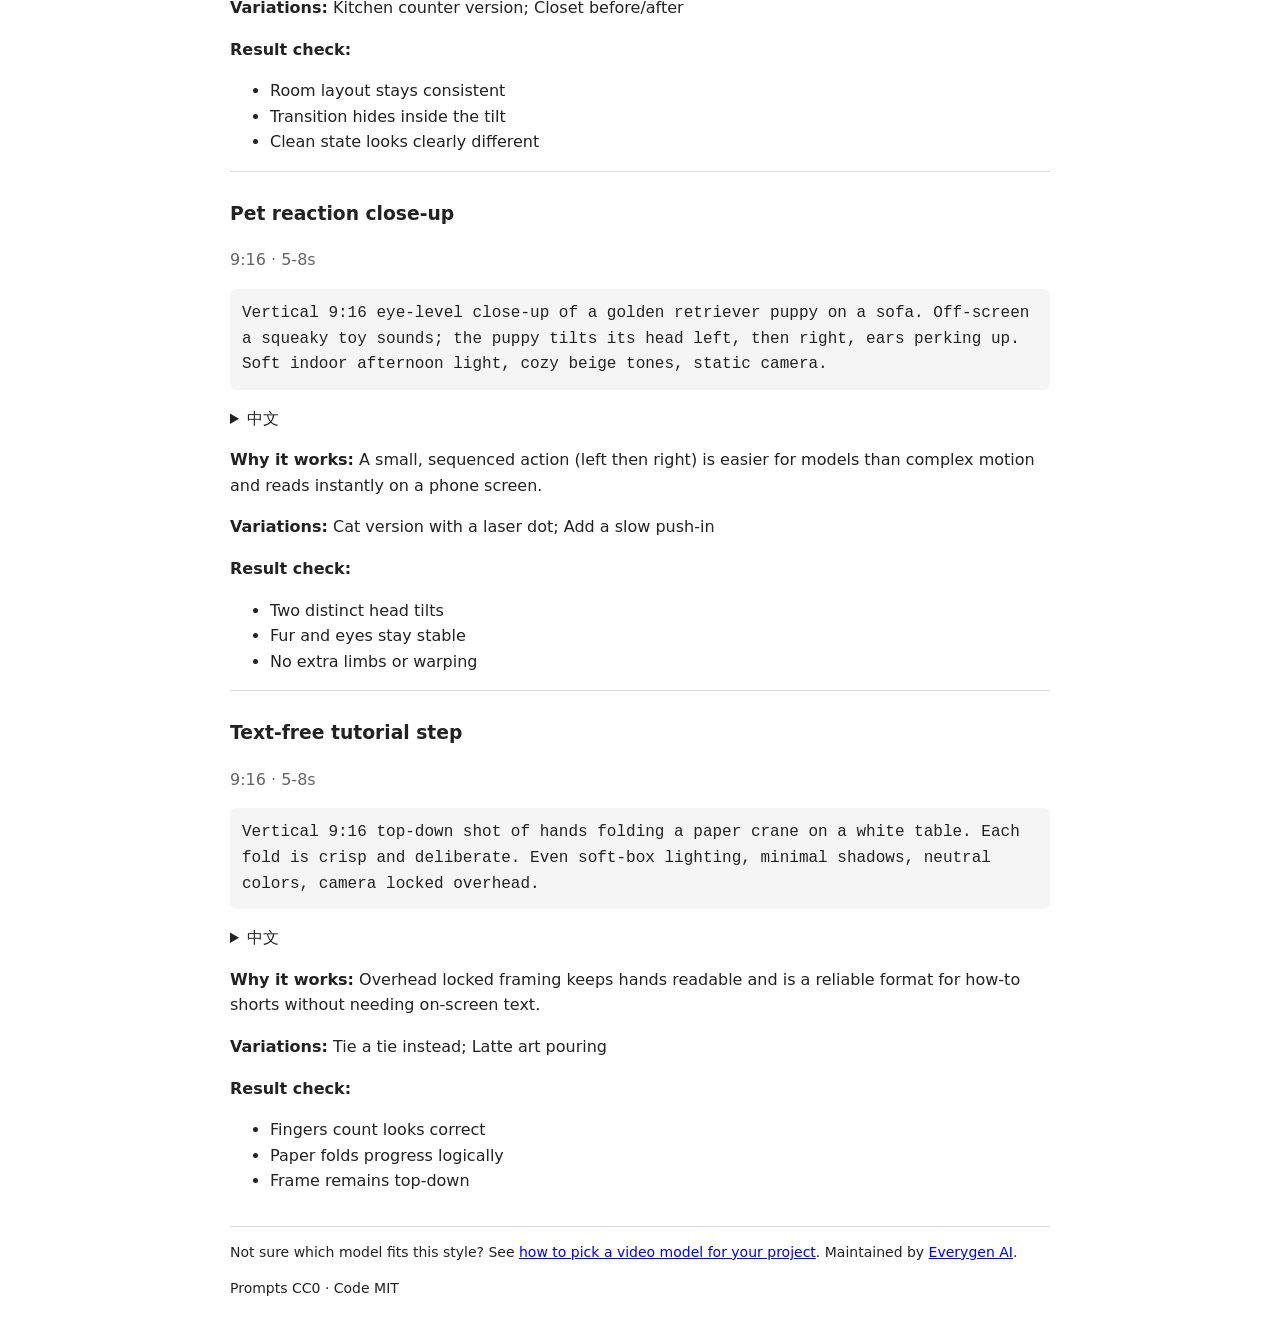
<file: site/vertical-shorts.html>
<!doctype html><html lang="en"><head><meta charset="utf-8"><meta name="viewport" content="width=device-width,initial-scale=1"><title>Vertical Shorts AI Video Prompts – Awesome AI Video Prompts</title><meta name="description" content="5 original vertical shorts prompts for AI video models, with variations and result checks."><link rel="stylesheet" href="style.css"></head><body><main><h1>Vertical Shorts prompts</h1><nav><a href="index.html">All</a> <a href="vertical-shorts.html">Vertical Shorts</a> <a href="product-ads.html">Product Ads</a> <a href="ai-ugc.html">AI UGC</a> <a href="cinematic-shots.html">Cinematic Shots</a> <a href="anime-stopmotion.html">Anime &amp; Stop-motion</a> <a href="nature-landscapes.html">Nature &amp; Landscapes</a></nav><article id="vertical-shorts-01"><h3>Coffee pour hook</h3><p class="meta">9:16 · 5-8s</p><pre>Vertical 9:16 close-up. Hot espresso pours into a clear glass of iced milk, creamy swirls blooming in slow motion. Camera static, slightly low angle. Warm morning window light from the left, shallow depth of field, dark wooden counter. First second already shows the pour; no text.</pre><details><summary>中文</summary><pre>竖屏 9:16 特写。热浓缩咖啡倒入透明冰牛奶杯中，奶咖漩涡慢动作绽开。机位固定、略低角度。左侧温暖晨光，浅景深，深色木台面。第一秒就出现倒入动作，无文字。</pre></details><p><b>Why it works:</b> Opens on motion in frame one to earn the scroll-stop; a single subject and a static camera reduce warping in liquid.</p><p><b>Variations:</b> Swap espresso for matcha; Top-down angle instead of low angle</p><p><b>Result check:</b></p><ul><li>Pour starts within the first second</li><li>Liquid stays physically plausible, no glass deformation</li><li>Vertical composition keeps the glass centered</li></ul></article><article id="vertical-shorts-02"><h3>Street food sizzle</h3><p class="meta">9:16 · 5-8s</p><pre>Vertical 9:16 handheld shot at a night market stall. A cook flips skewers on a flaming grill, sparks rising, smoke catching neon signs. Camera slowly pushes in toward the grill. Bokeh crowd in background, saturated reds and teal, energetic mood.</pre><details><summary>中文</summary><pre>竖屏 9:16 手持镜头，夜市摊位。摊主在明火烤架上翻动烤串，火星上升，烟雾映着霓虹招牌。镜头缓慢推近烤架。背景人群虚化，饱和的红与青色调，热闹氛围。</pre></details><p><b>Why it works:</b> Combines a clear action, a single camera move and a lighting palette, which are the three things most video models follow best.</p><p><b>Variations:</b> Rainy night with wet reflections; Static tripod framing</p><p><b>Result check:</b></p><ul><li>Hands and skewers stay coherent while flipping</li><li>Push-in is smooth</li><li>Neon text, if any, is not required to be readable</li></ul></article><article id="vertical-shorts-03"><h3>Before/after room reveal</h3><p class="meta">9:16 · 5-8s</p><pre>Vertical 9:16. A messy desk covered in cables and papers; camera tilts up slowly, and as it returns down the desk is clean and minimal with a plant and a lamp. Soft daylight, consistent room and window position throughout.</pre><details><summary>中文</summary><pre>竖屏 9:16。一张堆满线缆和纸张的凌乱书桌，镜头缓慢上摇，回落时书桌变得整洁极简，有一盆绿植和一盏台灯。柔和日光，房间和窗户位置全程保持一致。</pre></details><p><b>Why it works:</b> Uses a camera tilt as a hidden transition so the change happens off-frame, a common way to make transformation clips read clearly.</p><p><b>Variations:</b> Kitchen counter version; Closet before/after</p><p><b>Result check:</b></p><ul><li>Room layout stays consistent</li><li>Transition hides inside the tilt</li><li>Clean state looks clearly different</li></ul></article><article id="vertical-shorts-04"><h3>Pet reaction close-up</h3><p class="meta">9:16 · 5-8s</p><pre>Vertical 9:16 eye-level close-up of a golden retriever puppy on a sofa. Off-screen a squeaky toy sounds; the puppy tilts its head left, then right, ears perking up. Soft indoor afternoon light, cozy beige tones, static camera.</pre><details><summary>中文</summary><pre>竖屏 9:16 平视特写，金毛幼犬在沙发上。画外传来玩具吱吱声，小狗先向左再向右歪头，耳朵竖起。柔和的室内午后光，温暖米色调，固定机位。</pre></details><p><b>Why it works:</b> A small, sequenced action (left then right) is easier for models than complex motion and reads instantly on a phone screen.</p><p><b>Variations:</b> Cat version with a laser dot; Add a slow push-in</p><p><b>Result check:</b></p><ul><li>Two distinct head tilts</li><li>Fur and eyes stay stable</li><li>No extra limbs or warping</li></ul></article><article id="vertical-shorts-05"><h3>Text-free tutorial step</h3><p class="meta">9:16 · 5-8s</p><pre>Vertical 9:16 top-down shot of hands folding a paper crane on a white table. Each fold is crisp and deliberate. Even soft-box lighting, minimal shadows, neutral colors, camera locked overhead.</pre><details><summary>中文</summary><pre>竖屏 9:16 俯拍，双手在白色桌面上折纸鹤。每一折都干脆利落。均匀柔光箱照明，阴影很少，中性色调，镜头固定在正上方。</pre></details><p><b>Why it works:</b> Overhead locked framing keeps hands readable and is a reliable format for how-to shorts without needing on-screen text.</p><p><b>Variations:</b> Tie a tie instead; Latte art pouring</p><p><b>Result check:</b></p><ul><li>Fingers count looks correct</li><li>Paper folds progress logically</li><li>Frame remains top-down</li></ul></article><footer><p>Not sure which model fits this style? See <a href="https://everygenai.io/guides/choose-a-model">how to pick a video model for your project</a>. Maintained by <a href="https://everygenai.io/">Everygen AI</a>.</p><p>Prompts CC0 · Code MIT</p></footer></main></body></html>
</file>
<file: site/style.css>
body{font:16px/1.6 system-ui,sans-serif;margin:0;color:#222}main{max-width:820px;margin:auto;padding:16px}pre{white-space:pre-wrap;background:#f5f5f5;padding:12px;border-radius:6px}nav a{margin-right:10px;display:inline-block}article{border-top:1px solid #ddd;padding-top:8px}.meta{color:#666}footer{margin-top:32px;border-top:1px solid #ddd;font-size:14px}
</file>
